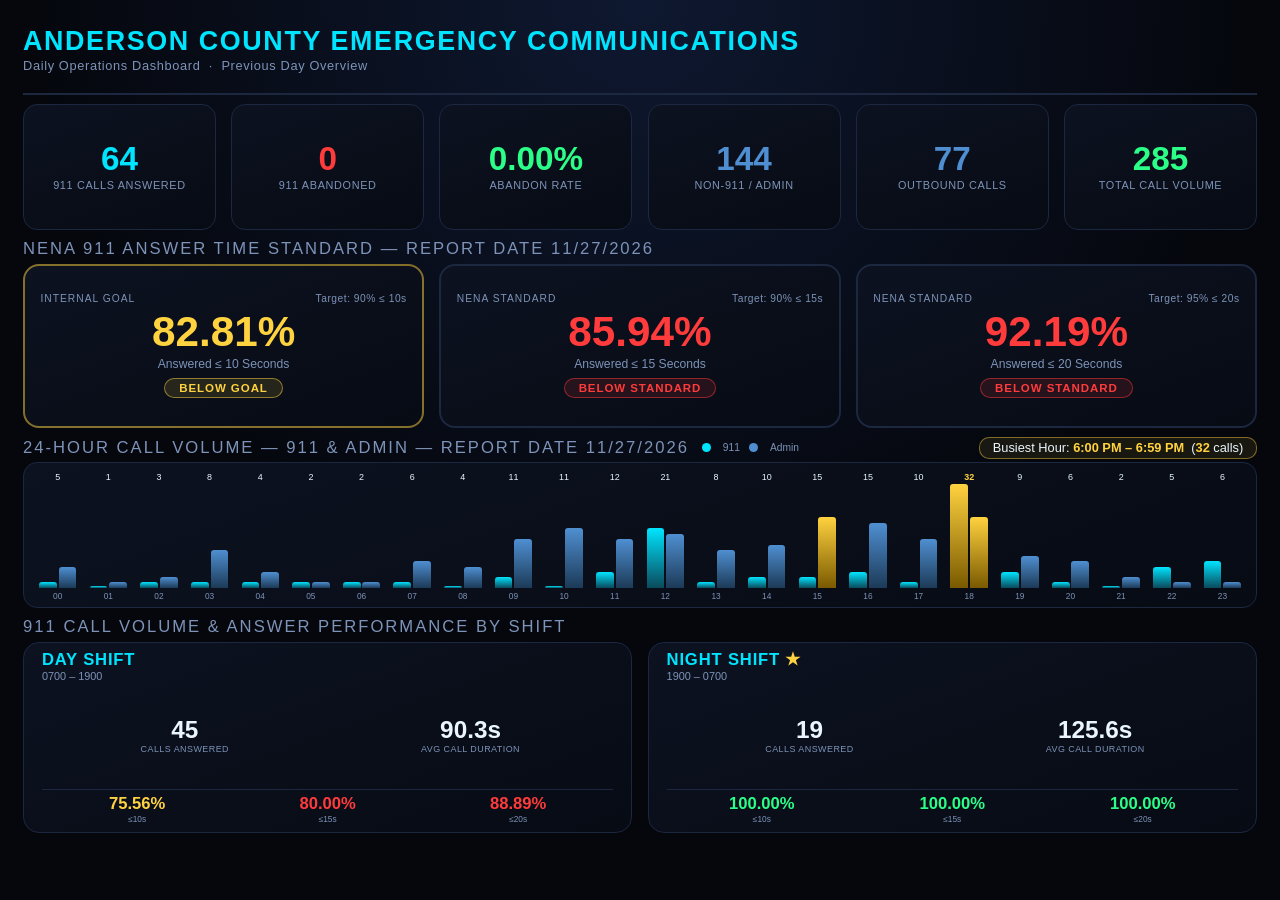
<file: index.html>
<!DOCTYPE html>
<html lang="en">
<head>
<meta charset="UTF-8">
<title>Anderson County Emergency Communications — Daily Dashboard</title>
<style>
  :root{
    --bg:#05070d;
    --panel:#0c1220;
    --panel-border:#1c2740;
    --cyan:#00e5ff;
    --admin-blue:#4f8fd1;
    --magenta:#ff2ea6;
    --gold:#ffd23f;
    --green:#2bff88;
    --red:#ff3b3b;
    --text:#eaf6ff;
    --sub:#7d93b8;
  }
  *{box-sizing:border-box;margin:0;padding:0;}
  html,body{
    width:100vw;height:100vh;overflow:hidden;
    background:radial-gradient(circle at 50% 0%, #0e1830 0%, #05070d 55%);
    color:var(--text);
    font-family:'Segoe UI',Arial,sans-serif;
  }
  .wrap{
    width:100vw;height:100vh;
    display:grid;
    grid-template-rows: 9vh 14vh 21vh 19vh 24vh;
    gap: 1vh;
    padding: 1.5vh 1.8vw;
  }
  .wrap > div{min-height:0;min-width:0;overflow:hidden;}
  .header{
    display:flex;align-items:center;justify-content:space-between;
    border-bottom:2px solid var(--panel-border);
    padding-bottom:0.8vh;
    min-height:0;
  }
  .header .title{
    font-size:2.1vw;font-weight:800;letter-spacing:0.06em;
    color:var(--cyan);
    line-height:1.15;
  }
  .header .subtitle{font-size:1.0vw;color:var(--sub);margin-top:0.2vh;letter-spacing:0.05em;}
  .metrics-row{
    display:grid;
    grid-template-columns: repeat(6, 1fr);
    gap:1.2vw;
    min-height:0;
  }
  .card{
    background:linear-gradient(160deg, var(--panel), #070b14);
    border:1px solid var(--panel-border);
    border-radius:14px;
    display:flex;flex-direction:column;align-items:center;justify-content:center;
    text-align:center;
    overflow:hidden;min-height:0;
  }
  .card .val{font-size:2.6vw;font-weight:800;line-height:1;}
  .card .lbl{font-size:0.85vw;color:var(--sub);margin-top:0.5vh;letter-spacing:0.06em;text-transform:uppercase;}
  .c-cyan .val{color:var(--cyan);}
  .c-magenta .val{color:var(--magenta);}
  .c-admin .val{color:var(--admin-blue);}
  .c-gold .val{color:var(--gold);}
  .c-green .val{color:var(--green);}
  .c-red .val{color:var(--red);}
  .abandon-rate.rate-ok{color:var(--green);}
  .abandon-rate.rate-hot{color:#ff8c1a;}
  .section-title{
    font-size:1.3vw;color:var(--sub);letter-spacing:0.12em;text-transform:uppercase;
    margin-bottom:0.6vh;
  }
  .nena-wrap{display:flex;flex-direction:column;min-height:0;}
  .nena-row{
    flex:1;min-height:0;
    display:grid;
    grid-template-columns: repeat(3, 1fr);
    gap:1.2vw;
  }
  .nena-card{
    border-radius:16px;
    display:flex;flex-direction:column;align-items:center;justify-content:center;
    border:2px solid var(--panel-border);
    background:linear-gradient(160deg, var(--panel), #070b14);
    padding:0.7vh 1.2vw;
    overflow:hidden;min-height:0;
  }
  .nena-card.status-gold{border-color: rgba(255,210,63,0.5);}
  .nena-card .labels-row{
    width:100%;display:flex;justify-content:space-between;
    margin-bottom:0.7vh;
  }
  .nena-card .badge{
    font-size:0.8vw;letter-spacing:0.1em;color:var(--sub);text-transform:uppercase;
  }
  .nena-card .goal{
    font-size:0.8vw;letter-spacing:0.05em;color:var(--sub);text-align:right;
  }
  .nena-card .pct{font-size:3.3vw;font-weight:800;line-height:1;}
  .nena-card .desc{font-size:0.95vw;color:var(--sub);margin-top:0.5vh;}
  .status-pass{color:var(--green);}
  .status-fail{color:var(--red);}
  .status-gold{color:var(--gold);}
  .pill{
    margin-top:0.7vh;padding:0.35vh 1.1vw;border-radius:20px;
    font-size:0.9vw;font-weight:700;letter-spacing:0.08em;
  }
  .pill-pass{background:rgba(43,255,136,0.12);color:var(--green);border:1px solid rgba(43,255,136,0.5);}
  .pill-fail{background:rgba(255,59,59,0.12);color:var(--red);border:1px solid rgba(255,59,59,0.5);}
  .pill-gold{background:rgba(255,210,63,0.12);color:var(--gold);border:1px solid rgba(255,210,63,0.5);}
  .timeline-wrap{display:flex;flex-direction:column;min-height:0;}
  .timeline-header{
    display:flex;align-items:center;justify-content:space-between;
    margin-bottom:0.4vh;flex-shrink:0;gap:1vw;
  }
  .tl-left{display:flex;align-items:center;gap:1vw;min-width:0;}
  .timeline-header .section-title{white-space:nowrap;margin-bottom:0;}
  .tl-legend{display:flex;align-items:center;gap:0.7vw;font-size:0.8vw;color:var(--sub);white-space:nowrap;flex-shrink:0;}
  .tl-legend .dot{width:0.7vw;height:0.7vw;border-radius:50%;display:inline-block;margin-right:0.25vw;vertical-align:middle;}
  .dot-911{background:var(--cyan);}
  .dot-admin{background:var(--admin-blue);}
  .busiest{
    font-size:1.0vw;color:var(--text);white-space:nowrap;
    background:rgba(255,210,63,0.08);border:1px solid rgba(255,210,63,0.45);
    border-radius:10px;padding:0.3vh 1vw;
    flex-shrink:0;
  }
  .busiest.tie{font-size:0.85vw;}
  .busiest b{color:var(--gold);}
  .timeline{
    flex:1;min-height:0;
    display:flex;align-items:flex-end;
    border:1px solid var(--panel-border);border-radius:14px;
    background:linear-gradient(160deg, var(--panel), #070b14);
    padding:1vh 0.8vw 0.6vh 0.8vw;
    gap:0.3vw;
    overflow:hidden;
  }
  .hour-col{
    flex:1;height:100%;
    display:flex;flex-direction:column;align-items:center;justify-content:flex-end;
  }
  .bar-pair{
    width:100%;flex:1;
    display:flex;align-items:flex-end;justify-content:center;
    gap:0.15vw;
  }
  .hour-bar-911{
    width:38%;
    border-radius:3px 3px 0 0;
    background:linear-gradient(180deg, var(--cyan), #0a4a5c);
    min-height:2px;
  }
  .hour-bar-admin{
    width:38%;
    border-radius:3px 3px 0 0;
    background:linear-gradient(180deg, var(--admin-blue), #1c3a57);
    min-height:2px;
  }
  .hour-bar-911.peak, .hour-bar-admin.peak{
    background:linear-gradient(180deg, var(--gold), #7a5a00);
  }
  .hour-count{font-size:0.7vw;color:var(--text);margin-bottom:0.2vh;}
  .hour-count.peak{color:var(--gold);font-weight:800;}
  .hour-label{font-size:0.65vw;color:var(--sub);margin-top:0.3vh;}
  .shift-wrap{display:flex;flex-direction:column;min-height:0;}
  .shift-row{
    flex:1;min-height:0;
    display:grid;
    grid-template-columns: repeat(2, 1fr);
    gap:1.2vw;
  }
  .shift-card{
    border-radius:16px;border:1px solid var(--panel-border);
    background:linear-gradient(160deg, var(--panel), #070b14);
    padding:0.8vh 1.4vw;
    display:flex;flex-direction:column;
    overflow:hidden;min-height:0;
  }
  .shift-card .shift-name{
    font-size:1.3vw;font-weight:800;color:var(--cyan);letter-spacing:0.05em;
    flex-shrink:0;
    display:flex;align-items:center;gap:0.4vw;
  }
  .shift-star{color:var(--gold);font-size:1.3vw;display:none;line-height:1;}
  .shift-star.show{display:inline;}
  .shift-card .shift-time{font-size:0.85vw;color:var(--sub);margin-bottom:0.5vh;flex-shrink:0;}
  .shift-stats{display:flex;justify-content:space-between;flex:1;align-items:center;min-height:0;}
  .shift-stat{text-align:center;flex:1;}
  .shift-stat .n{font-size:1.9vw;font-weight:800;color:var(--text);}
  .shift-stat .n.duration-hot{color:#ff8c1a;}
  .shift-stat .l{font-size:0.7vw;color:var(--sub);text-transform:uppercase;letter-spacing:0.05em;}
  .shift-nena{display:flex;justify-content:space-around;margin-top:0.5vh;padding-top:0.5vh;border-top:1px solid var(--panel-border);flex-shrink:0;}
  .shift-nena div{text-align:center;}
  .shift-nena .v{font-size:1.3vw;font-weight:800;}
  .shift-nena .k{font-size:0.65vw;color:var(--sub);}
</style>
</head>
<body>
<div class="wrap">

  <div class="header">
    <div>
      <div class="title">ANDERSON COUNTY EMERGENCY COMMUNICATIONS</div>
      <div class="subtitle">Daily Operations Dashboard &nbsp;·&nbsp; Previous Day Overview</div>
    </div>
  </div>

  <div class="metrics-row">
    <div class="card c-cyan">
      <div class="val">64</div>
      <div class="lbl">911 Calls Answered</div>
    </div>
    <div class="card c-red">
      <div class="val">0</div>
      <div class="lbl">911 Abandoned</div>
    </div>
    <div class="card">
      <div class="val abandon-rate" id="abandonRate" data-pct="0.00">0.00%</div>
      <div class="lbl">Abandon Rate</div>
    </div>
    <div class="card c-admin">
      <div class="val">144</div>
      <div class="lbl">Non-911 / Admin</div>
    </div>
    <div class="card c-admin">
      <div class="val">77</div>
      <div class="lbl">Outbound Calls</div>
    </div>
    <div class="card c-green">
      <div class="val">285</div>
      <div class="lbl">Total Call Volume</div>
    </div>
  </div>

  <div class="nena-wrap">
    <div class="section-title">NENA 911 Answer Time Standard — Report Date 11/27/2026</div>
    <div class="nena-row">
      <div class="nena-card status-gold">
        <div class="labels-row">
          <div class="badge">Internal Goal</div>
          <div class="goal">Target: 90% ≤ 10s</div>
        </div>
        <div class="pct status-gold">82.81%</div>
        <div class="desc">Answered ≤ 10 Seconds</div>
        <div class="pill pill-gold">BELOW GOAL</div>
      </div>
      <div class="nena-card">
        <div class="labels-row">
          <div class="badge">NENA Standard</div>
          <div class="goal">Target: 90% ≤ 15s</div>
        </div>
        <div class="pct status-fail">85.94%</div>
        <div class="desc">Answered ≤ 15 Seconds</div>
        <div class="pill pill-fail">BELOW STANDARD</div>
      </div>
      <div class="nena-card">
        <div class="labels-row">
          <div class="badge">NENA Standard</div>
          <div class="goal">Target: 95% ≤ 20s</div>
        </div>
        <div class="pct status-fail">92.19%</div>
        <div class="desc">Answered ≤ 20 Seconds</div>
        <div class="pill pill-fail">BELOW STANDARD</div>
      </div>
    </div>
  </div>

  <div class="timeline-wrap">
    <div class="timeline-header">
      <div class="tl-left">
        <div class="section-title">24-Hour Call Volume — 911 &amp; Admin — Report Date 11/27/2026</div>
        <div class="tl-legend"><span class="dot dot-911"></span>911<span class="dot dot-admin"></span>Admin</div>
      </div>
      <div class="busiest" id="busiest">Busiest Hour: <b>—</b></div>
    </div>
    <div class="timeline" id="timeline">
      <!-- hour columns injected by JS from hourly911/hourlyAdmin data -->
    </div>
  </div>

  <div class="shift-wrap">
    <div class="section-title">911 Call Volume &amp; Answer Performance by Shift</div>
    <div class="shift-row">

      <div class="shift-card">
        <div class="shift-name">DAY SHIFT <span class="shift-star">★</span></div>
        <div class="shift-time">0700 – 1900</div>
        <div class="shift-stats">
          <div class="shift-stat"><div class="n">45</div><div class="l">Calls Answered</div></div>
          <div class="shift-stat"><div class="n dur" data-secs="90.3">90.3s</div><div class="l">Avg Call Duration</div></div>
        </div>
        <div class="shift-nena">
          <div><div class="v ten-sec" data-tenpct="75.56">75.56%</div><div class="k">≤10s</div></div>
          <div><div class="v status-fail" data-pct15="80.00">80.00%</div><div class="k">≤15s</div></div>
          <div><div class="v status-fail" data-pct20="88.89">88.89%</div><div class="k">≤20s</div></div>
        </div>
      </div>

      <div class="shift-card">
        <div class="shift-name">NIGHT SHIFT <span class="shift-star">★</span></div>
        <div class="shift-time">1900 – 0700</div>
        <div class="shift-stats">
          <div class="shift-stat"><div class="n">19</div><div class="l">Calls Answered</div></div>
          <div class="shift-stat"><div class="n dur" data-secs="125.6">125.6s</div><div class="l">Avg Call Duration</div></div>
        </div>
        <div class="shift-nena">
          <div><div class="v ten-sec" data-tenpct="100.00">100.00%</div><div class="k">≤10s</div></div>
          <div><div class="v status-pass" data-pct15="100.00">100.00%</div><div class="k">≤15s</div></div>
          <div><div class="v status-pass" data-pct20="100.00">100.00%</div><div class="k">≤20s</div></div>
        </div>
      </div>

    </div>
  </div>

</div>

<script>
// 24-hour call volume, TWO series (from HourlySpeedOfAnswerRollup + CallsPerHourRollup/Administrative, 11/27/2026)
const hourly911 = [1,0,1,1,1,1,1,1,0,2,0,3,11,1,2,2,3,1,19,3,1,0,4,5];
const hourlyAdmin = [4,1,2,7,3,1,1,5,4,9,11,9,10,7,8,13,12,9,13,6,5,2,1,1];

const max911 = Math.max(...hourly911);
const maxAdmin = Math.max(...hourlyAdmin);
const scaleMax = Math.max(max911, maxAdmin); // shared scale so both series are directly comparable

const combined = hourly911.map((v, i) => v + hourlyAdmin[i]);
const maxCombined = Math.max(...combined);

const tl = document.getElementById('timeline');
hourly911.forEach((c911, hr) => {
  const cAdmin = hourlyAdmin[hr];
  const combinedVal = combined[hr];
  const col = document.createElement('div');
  col.className = 'hour-col';
  const pct911 = scaleMax > 0 ? Math.max((c911 / scaleMax) * 100, c911 > 0 ? 6 : 2) : 2;
  const pctAdmin = scaleMax > 0 ? Math.max((cAdmin / scaleMax) * 100, cAdmin > 0 ? 6 : 2) : 2;
  const is911Peak = max911 > 0 && c911 === max911;
  const isAdminPeak = maxAdmin > 0 && cAdmin === maxAdmin;
  const isCombinedPeak = combinedVal === maxCombined;
  col.innerHTML =
    '<div class="hour-count' + (isCombinedPeak ? ' peak' : '') + '">' + combinedVal + '</div>' +
    '<div class="bar-pair">' +
      '<div class="hour-bar-911' + (is911Peak ? ' peak' : '') + '" style="height:' + pct911 + '%;"></div>' +
      '<div class="hour-bar-admin' + (isAdminPeak ? ' peak' : '') + '" style="height:' + pctAdmin + '%;"></div>' +
    '</div>' +
    '<div class="hour-label">' + String(hr).padStart(2, '0') + '</div>';
  tl.appendChild(col);
});

// Busiest hour callout — based on COMBINED (911 + Admin) volume, ties handled automatically
function hourRangeLabel(hr){
  const period = hr < 12 ? 'AM' : 'PM';
  let h12 = hr % 12; if (h12 === 0) h12 = 12;
  return h12 + ':00 ' + period + ' – ' + h12 + ':59 ' + period;
}
function shortHourLabel(hr){
  const period = hr < 12 ? 'AM' : 'PM';
  let h12 = hr % 12; if (h12 === 0) h12 = 12;
  return h12 + ' ' + period;
}
const peakHours = combined.reduce((arr, c, i) => c === maxCombined ? arr.concat(i) : arr, []);
const busiestEl = document.getElementById('busiest');
if (peakHours.length === 1) {
  busiestEl.innerHTML = 'Busiest Hour: <b>' + hourRangeLabel(peakHours[0]) + '</b> &nbsp;(<b>' + maxCombined + '</b> calls)';
} else if (peakHours.length <= 4) {
  busiestEl.classList.add('tie');
  busiestEl.innerHTML = 'Busiest Hours (' + peakHours.length + '-way tie): <b>' + peakHours.map(shortHourLabel).join(', ') + '</b> &nbsp;(<b>' + maxCombined + '</b> calls each)';
} else {
  busiestEl.classList.add('tie');
  busiestEl.innerHTML = '<b>' + peakHours.length + '</b> Hours Tied at <b>' + maxCombined + '</b> Calls Each';
}

// Orange highlight rule: any avg call duration >= 180 seconds
document.querySelectorAll('.dur').forEach(el => {
  const secs = parseFloat(el.dataset.secs);
  if (secs >= 180) el.classList.add('duration-hot');
});

// Shift ≤10s internal-goal coloring: green if >= 90%, orange otherwise
document.querySelectorAll('.ten-sec').forEach(el => {
  const pct = parseFloat(el.dataset.tenpct);
  el.classList.add(pct >= 90 ? 'status-pass' : 'status-gold');
});

// Abandon rate: green by default, orange if it exceeds 8%
const abandonEl = document.getElementById('abandonRate');
const abandonPct = parseFloat(abandonEl.dataset.pct);
abandonEl.classList.add(abandonPct > 8 ? 'rate-hot' : 'rate-ok');

// Perfect-shift gold star: show when a shift hits 100% on all three answer-time metrics
document.querySelectorAll('.shift-card').forEach(card => {
  const tenEl = card.querySelector('.ten-sec');
  const fifteenEl = card.querySelector('[data-pct15]');
  const twentyEl = card.querySelector('[data-pct20]');
  const ten = tenEl ? parseFloat(tenEl.dataset.tenpct) : 0;
  const fifteen = fifteenEl ? parseFloat(fifteenEl.dataset.pct15) : 0;
  const twenty = twentyEl ? parseFloat(twentyEl.dataset.pct20) : 0;
  if (ten >= 99.95 && fifteen >= 99.95 && twenty >= 99.95) {
    const star = card.querySelector('.shift-star');
    if (star) star.classList.add('show');
  }
});
</script>

</body>
</html>
</file>
